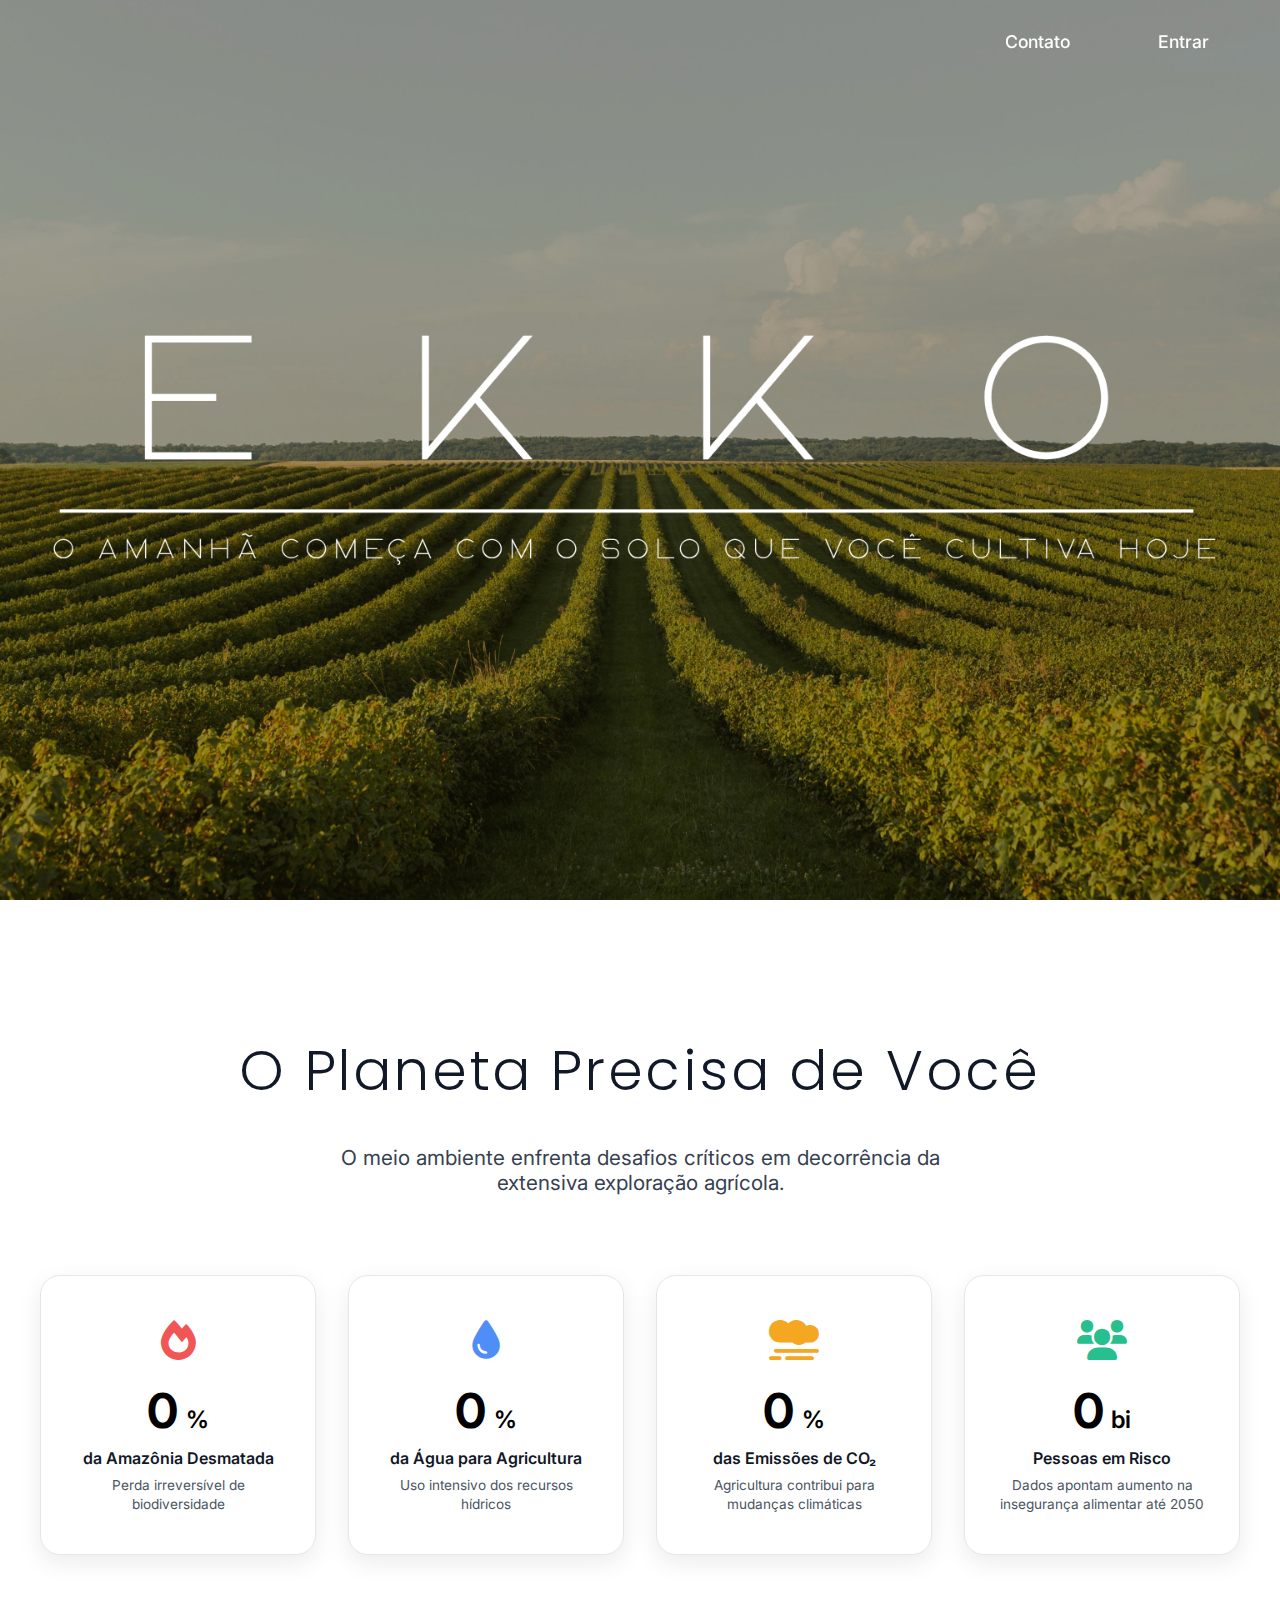
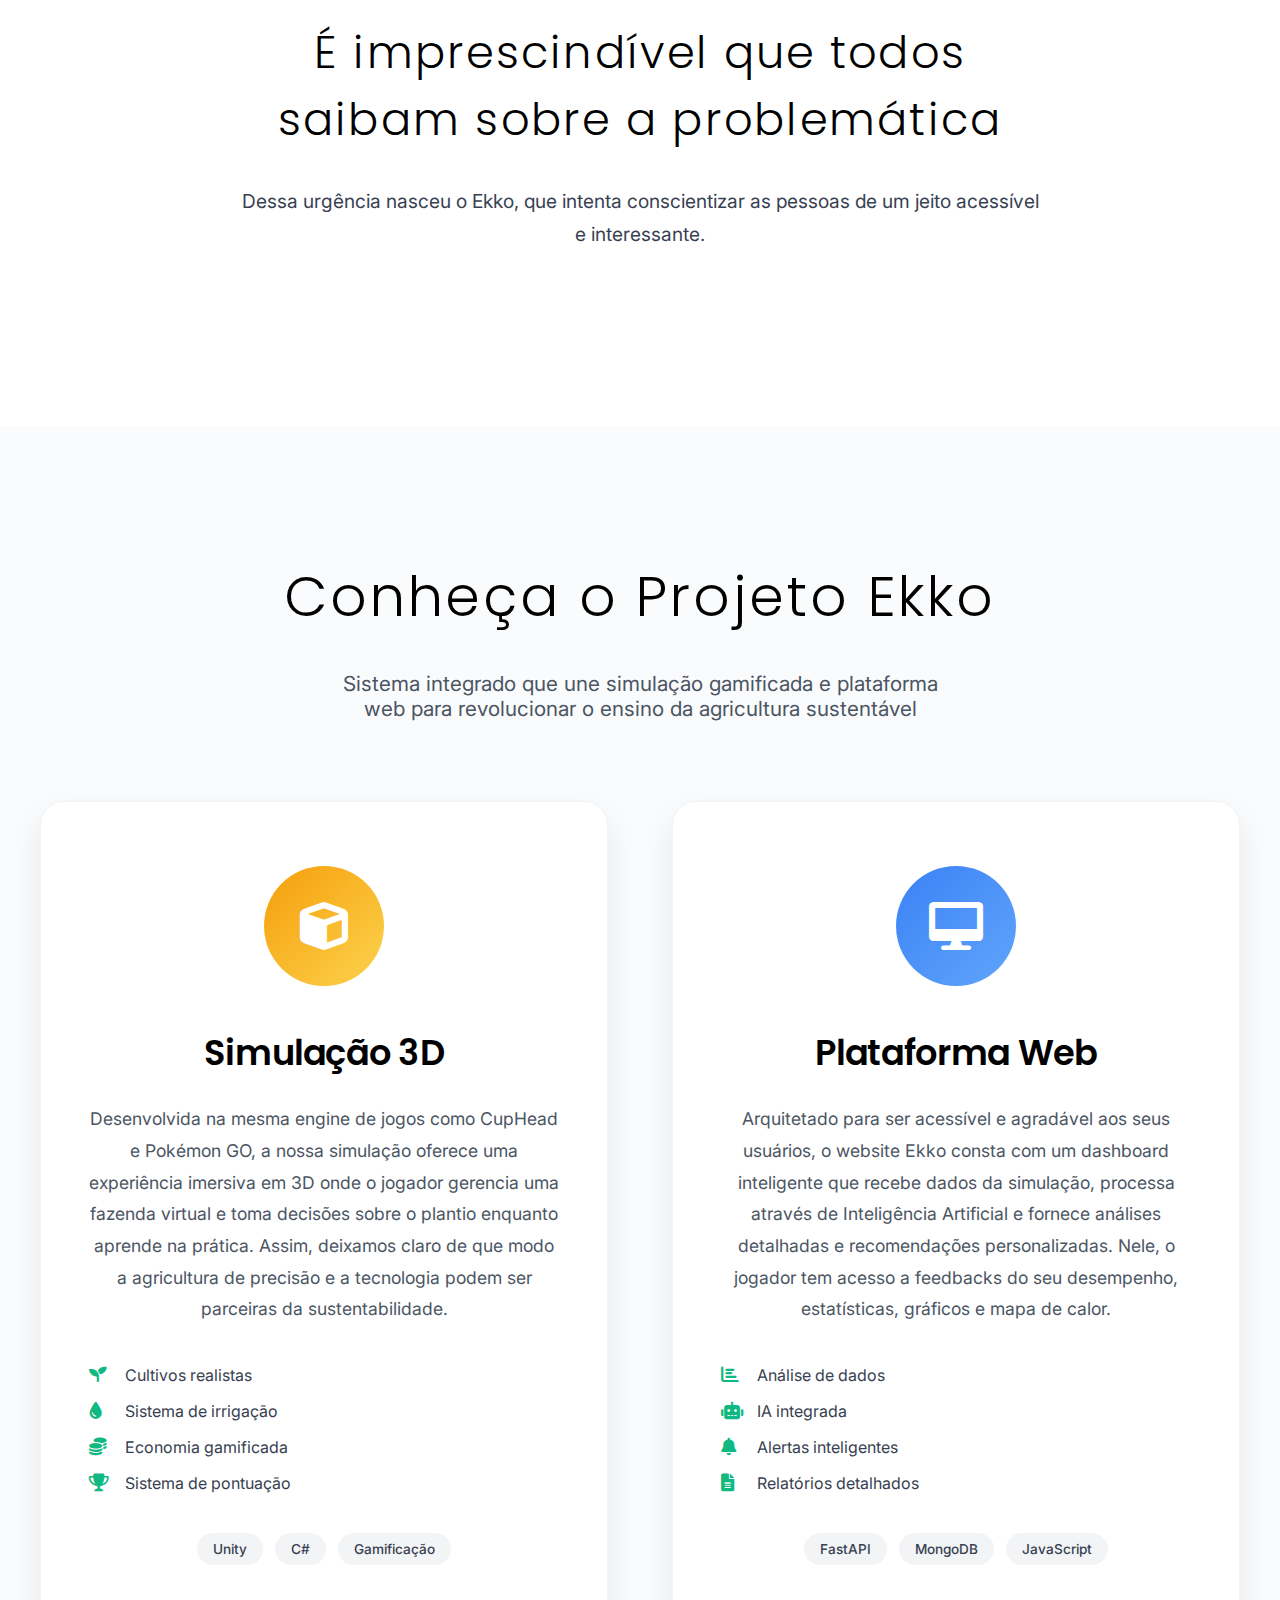
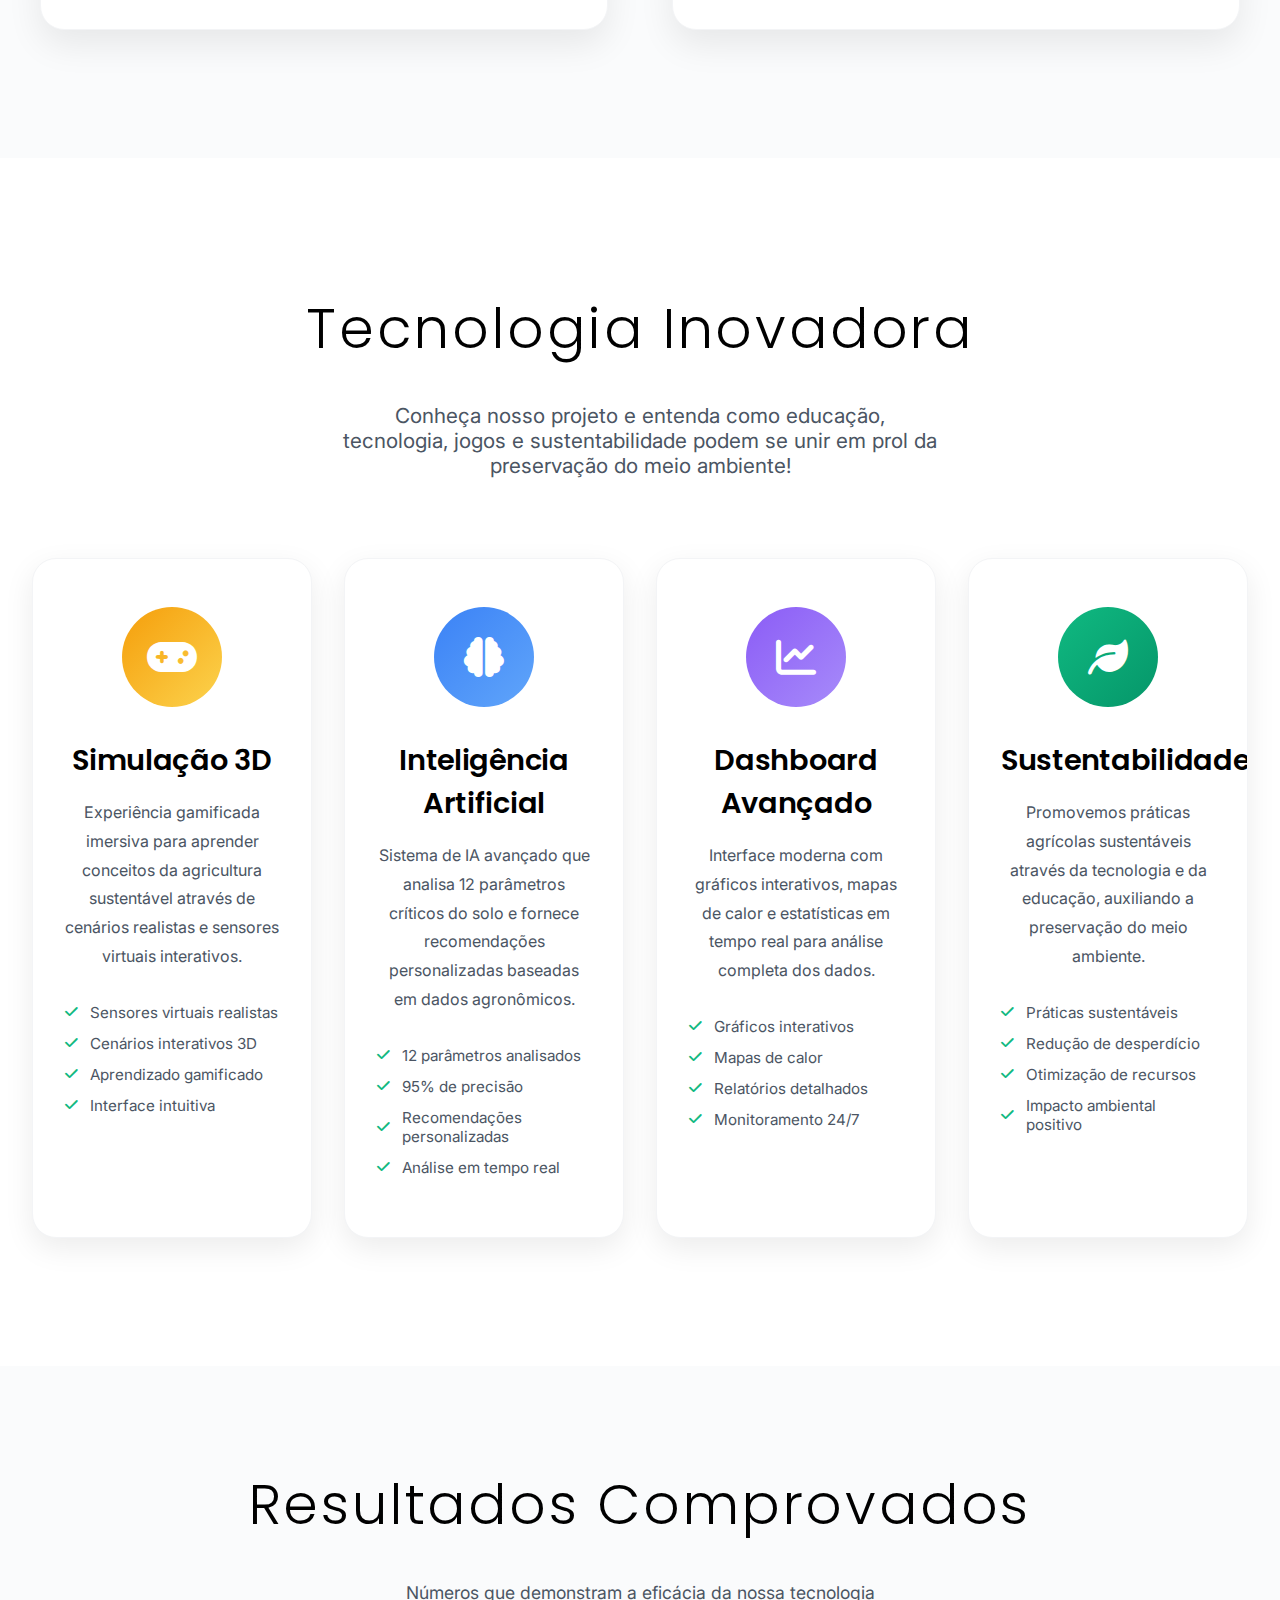
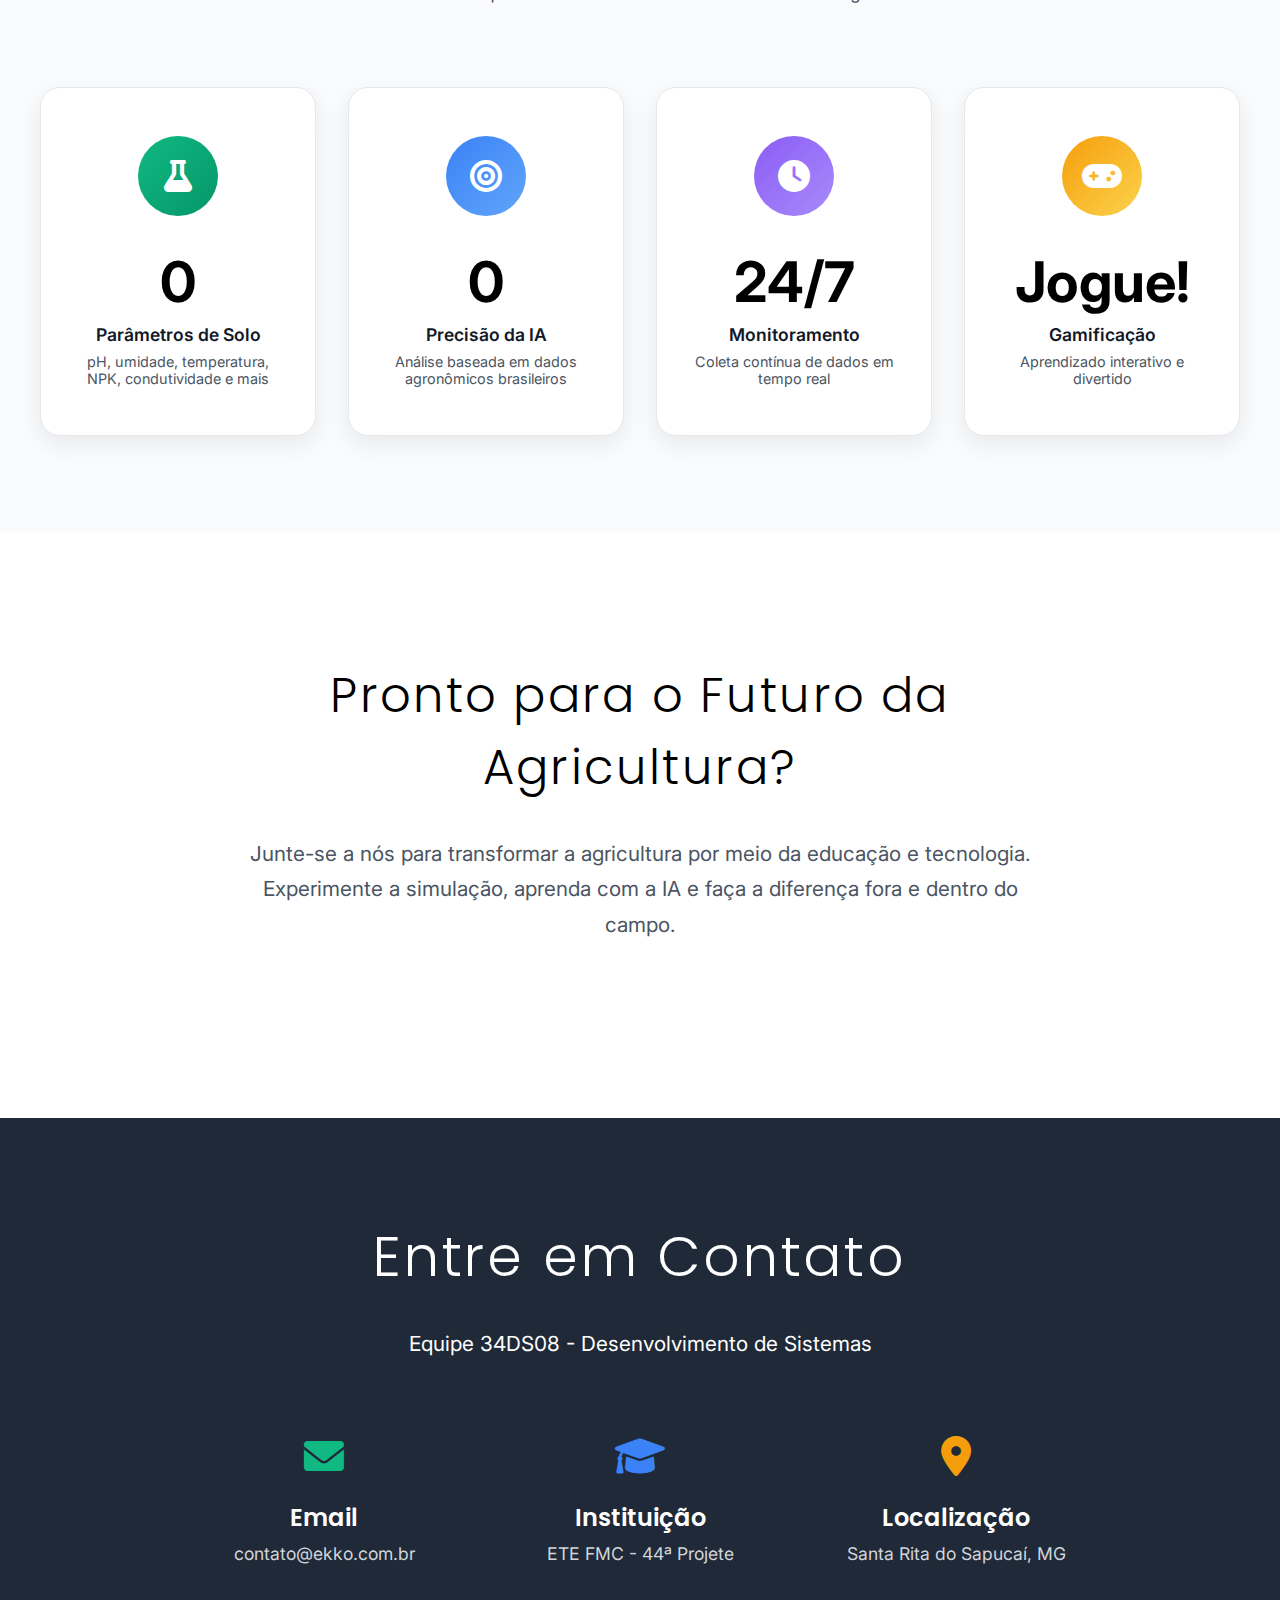
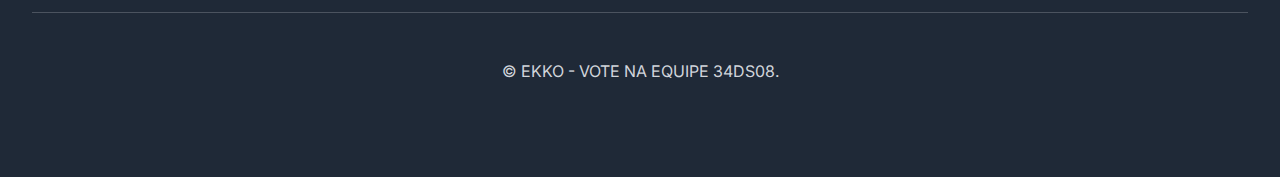
<file: Frontend/pages/index.html>
<!DOCTYPE html>
<html lang="pt-BR">
<head>
    <meta charset="UTF-8">
    <meta name="viewport" content="width=device-width, initial-scale=1.0">
    <title>EKKO - Agricultura Inteligente Unity</title>
    <link href="https://cdnjs.cloudflare.com/ajax/libs/font-awesome/6.0.0/css/all.min.css" rel="stylesheet">
    <link href="https://fonts.googleapis.com/css2?family=Inter:wght@300;400;500;600;700&family=Poppins:wght@300;400;500;600;700&display=swap" rel="stylesheet">
    <link href="../css/index.css" rel="stylesheet">

</head>
<body>
    <header>
        <nav class="navigation">
            <a href="#contato" class="btn-contact">Contato</a>
            <a href="login.html" class="btn-login">Entrar</a>
        </nav>
    </header>

    <!-- Hero Section -->
    <section class="hero-section"></section>

    <!-- Environmental Call-to-Action Section -->
    <section class="environmental-cta-section">
        <div class="environmental-bg"></div>
        
        <div class="section-header">
            <h2 class="section-title" style="color: var(--gray-900);">O Planeta Precisa de Você</h2>
            <p class="section-subtitle" style="color: var(--gray-700);">
                O meio ambiente enfrenta desafios críticos em decorrência da extensiva exploração agrícola.
            </p>
        </div>
        
        <div class="environmental-stats">
            <div class="env-stat-card">
                <div class="env-stat-icon">
                    <i class="fas fa-fire"></i>
                </div>
                <div class="env-stat-number" data-target="17">0</div>
                <div class="env-stat-unit">%</div>
                <div class="env-stat-label">da Amazônia Desmatada</div>
                <div class="env-stat-description">Perda irreversível de biodiversidade</div>
            </div>
            
            <div class="env-stat-card">
                <div class="env-stat-icon">
                    <i class="fas fa-tint"></i>
                </div>
                <div class="env-stat-number" data-target="70">0</div>
                <div class="env-stat-unit">%</div>
                <div class="env-stat-label">da Água para Agricultura</div>
                <div class="env-stat-description">Uso intensivo dos recursos hídricos</div>
            </div>
            
            <div class="env-stat-card">
                <div class="env-stat-icon">
                    <i class="fas fa-smog"></i>
                </div>
                <div class="env-stat-number" data-target="24">0</div>
                <div class="env-stat-unit">%</div>
                <div class="env-stat-label">das Emissões de CO₂</div>
                <div class="env-stat-description">Agricultura contribui para mudanças climáticas</div>
            </div>
            
            <div class="env-stat-card">
                <div class="env-stat-icon">
                    <i class="fas fa-users"></i>
                </div>
                <div class="env-stat-number" data-target="1">0</div>
                <div class="env-stat-unit">bi</div>
                <div class="env-stat-label">Pessoas em Risco</div>
                <div class="env-stat-description">Dados apontam aumento na insegurança alimentar até 2050</div>
            </div>
        </div>
        
        <div class="environmental-message">
            <h3 class="env-message-title">É imprescindível que todos saibam sobre a problemática </h3>
            <p class="env-message-text">
                Dessa urgência nasceu o Ekko, que intenta conscientizar as pessoas de um jeito acessível e interessante.
            </p>
            

        </div>
    </section>

    <!-- About EKKO Section -->
    <section class="about-ekko-section">
        <div class="section-header">
            <h2 class="section-title">Conheça o Projeto Ekko</h2>
            <p class="section-subtitle">
                Sistema integrado que une simulação gamificada e plataforma web para revolucionar o ensino da agricultura sustentável
            </p>
        </div>
        
        <div class="about-cards">
            <div class="about-card simulation">
                <div class="about-icon">
                    <i class="fas fa-cube"></i>
                </div>
                <h3 class="about-title">Simulação 3D</h3>
                <p class="about-description">
                    Desenvolvida na mesma engine de jogos como CupHead e Pokémon GO, a nossa simulação oferece uma experiência 
                    imersiva em 3D onde o jogador gerencia uma fazenda virtual e toma decisões sobre o plantio
                    enquanto aprende na prática. Assim, deixamos claro de que modo a agricultura de precisão e a tecnologia podem ser 
                    parceiras da sustentabilidade.
                </p>
                <ul class="about-features">
                    <li><i class="fas fa-seedling"></i> Cultivos realistas</li>
                    <li><i class="fas fa-tint"></i> Sistema de irrigação</li>
                    <li><i class="fas fa-coins"></i> Economia gamificada</li>
                    <li><i class="fas fa-trophy"></i> Sistema de pontuação</li>
                </ul>
                <div class="about-tech">
                    <span class="tech-badge">Unity </span>
                    <span class="tech-badge">C#</span>
                    <span class="tech-badge">Gamificação</span>
                </div>
            </div>
            
            <div class="about-card platform">
                <div class="about-icon">
                    <i class="fas fa-desktop"></i>
                </div>
                <h3 class="about-title">Plataforma Web</h3>
                <p class="about-description">
                    Arquitetado para ser acessível e agradável aos seus usuários, o website Ekko 
                    consta com um dashboard inteligente que recebe dados da simulação, processa 
                    através de Inteligência Artificial e fornece análises detalhadas e recomendações personalizadas. 
                    Nele, o jogador tem acesso a feedbacks do seu desempenho, estatísticas, gráficos e mapa de calor.
                </p>
                <ul class="about-features">
                    <li><i class="fas fa-chart-bar"></i> Análise de dados</li>
                    <li><i class="fas fa-robot"></i> IA integrada</li>
                    <li><i class="fas fa-bell"></i> Alertas inteligentes</li>
                    <li><i class="fas fa-file-alt"></i> Relatórios detalhados</li>
                </ul>
                <div class="about-tech">
                    <span class="tech-badge">FastAPI</span>
                    <span class="tech-badge">MongoDB</span>
                    <span class="tech-badge">JavaScript</span>
                </div>
            </div>
        </div>
    </section>
        
    <!-- Features Section -->
    <section id="features" class="features-section">
        <div class="section-header">
            <h2 class="section-title">Tecnologia Inovadora</h2>
            <p class="section-subtitle">
                Conheça nosso projeto e entenda como educação, tecnologia, jogos e 
                sustentabilidade podem se unir em prol da preservação do meio ambiente!
            </p>
        </div>
        
        <div class="features-grid">
            <div class="feature-card">
                <div class="feature-icon unity">
                    <i class="fas fa-gamepad"></i>
                </div>
                <h3 class="feature-title">Simulação 3D</h3>
                <p class="feature-description">
                    Experiência gamificada imersiva para aprender conceitos da agricultura sustentável 
                    através de cenários realistas e sensores virtuais interativos.
                </p>
                <ul class="feature-details">
                    <li><i class="fas fa-check"></i> Sensores virtuais realistas</li>
                    <li><i class="fas fa-check"></i> Cenários interativos 3D</li>
                    <li><i class="fas fa-check"></i> Aprendizado gamificado</li>
                    <li><i class="fas fa-check"></i> Interface intuitiva</li>
                </ul>
            </div>
            
            <div class="feature-card">
                <div class="feature-icon ai">
                    <i class="fas fa-brain"></i>
                </div>
                <h3 class="feature-title">Inteligência Artificial</h3>
                <p class="feature-description">
                    Sistema de IA avançado que analisa 12 parâmetros críticos do solo e 
                    fornece recomendações personalizadas baseadas em dados agronômicos.
                </p>
                <ul class="feature-details">
                    <li><i class="fas fa-check"></i> 12 parâmetros analisados</li>
                    <li><i class="fas fa-check"></i> 95% de precisão</li>
                    <li><i class="fas fa-check"></i> Recomendações personalizadas</li>
                    <li><i class="fas fa-check"></i> Análise em tempo real</li>
                </ul>
            </div>
            
            <div class="feature-card">
                <div class="feature-icon analytics">
                    <i class="fas fa-chart-line"></i>
                </div>
                <h3 class="feature-title">Dashboard Avançado</h3>
                <p class="feature-description">
                    Interface moderna com gráficos interativos, mapas de calor e 
                    estatísticas em tempo real para análise completa dos dados.
                </p>
                <ul class="feature-details">
                    <li><i class="fas fa-check"></i> Gráficos interativos</li>
                    <li><i class="fas fa-check"></i> Mapas de calor</li>
                    <li><i class="fas fa-check"></i> Relatórios detalhados</li>
                    <li><i class="fas fa-check"></i> Monitoramento 24/7</li>
                </ul>
            </div>
            
            <div class="feature-card">
                <div class="feature-icon sustainability">
                    <i class="fas fa-leaf"></i>
                </div>
                <h3 class="feature-title">Sustentabilidade</h3>
                <p class="feature-description">
                    Promovemos práticas agrícolas sustentáveis através da tecnologia e da educação, 
                    auxiliando a preservação do meio ambiente.
                </p>
                <ul class="feature-details">
                    <li><i class="fas fa-check"></i> Práticas sustentáveis</li>
                    <li><i class="fas fa-check"></i> Redução de desperdício</li>
                    <li><i class="fas fa-check"></i> Otimização de recursos</li>
                    <li><i class="fas fa-check"></i> Impacto ambiental positivo</li>
                </ul>
            </div>
        </div>
    </section>

    <!-- Stats Section -->
    <section class="stats-section">
        <div class="stats-bg"></div>
        
        <div class="section-header">
            <h2 class="section-title">Resultados Comprovados</h2>
            <p class="section-subtitle" style="color: var(--gray-600); font-size: 1.1rem; font-weight: 400; line-height: 1.6; max-width: 600px; margin: 0 auto;">
                Números que demonstram a eficácia da nossa tecnologia
            </p>
        </div>
        
        <div class="stats-grid">
            <div class="stat-card">
                <div class="stat-icon" style="background: linear-gradient(135deg, var(--secondary-green), var(--primary-green));">
                    <i class="fas fa-flask"></i>
                </div>
                <div class="stat-number" data-target="12">0</div>
                <div class="stat-label">Parâmetros de Solo</div>
                <div class="stat-description">pH, umidade, temperatura, NPK, condutividade e mais</div>
            </div>
            
            <div class="stat-card">
                <div class="stat-icon" style="background: linear-gradient(135deg, var(--tech-blue), #60A5FA);">
                    <i class="fas fa-bullseye"></i>
                </div>
                <div class="stat-number" data-target="95">0</div>
                <div class="stat-label">Precisão da IA</div>
                <div class="stat-description">Análise baseada em dados agronômicos brasileiros</div>
            </div>
            
            <div class="stat-card">
                <div class="stat-icon" style="background: linear-gradient(135deg, var(--purple), #A78BFA);">
                    <i class="fas fa-clock"></i>
                </div>
                <div class="stat-number">24/7</div>
                <div class="stat-label">Monitoramento</div>
                <div class="stat-description">Coleta contínua de dados em tempo real</div>
            </div>
            
            <div class="stat-card">
                <div class="stat-icon" style="background: linear-gradient(135deg, var(--orange), #FCD34D);">
                    <i class="fas fa-gamepad"></i>
                </div>
                <div class="stat-number">Jogue!</div>
                <div class="stat-label">Gamificação</div>
                <div class="stat-description">Aprendizado interativo e divertido</div>
            </div>
        </div>
    </section>

    <!-- CTA Section -->
    <section class="cta-section">
        <div class="cta-content">
            <h2 class="cta-title">Pronto para o Futuro da Agricultura?</h2>
            <p class="cta-description">                
                Junte-se a nós para transformar a agricultura por meio da educação e tecnologia.
                Experimente a simulação, aprenda com a IA e faça a diferença fora e dentro do campo.
            </p>
        </div>
    </section>

    <!-- Contact Section -->
    <section id="contato" class="contact-section">
        <div class="section-header">
            <h2 class="section-title">Entre em Contato</h2>
            <p class="section-subtitle">
                Equipe 34DS08 - Desenvolvimento de Sistemas
            </p>
        </div>
        
        <div class="contact-grid">
            <div class="contact-item">
                <i class="fas fa-envelope contact-icon green"></i>
                <h3 class="contact-title">Email</h3>
                <p class="contact-info">contato@ekko.com.br</p>
            </div>
            
            <div class="contact-item">
                <i class="fas fa-graduation-cap contact-icon blue"></i>
                <h3 class="contact-title">Instituição</h3>
                <p class="contact-info">ETE FMC - 44ª Projete</p>
            </div>
            
            <div class="contact-item">
                <i class="fas fa-map-marker-alt contact-icon orange"></i>
                <h3 class="contact-title">Localização</h3>
                <p class="contact-info">Santa Rita do Sapucaí, MG</p>
            </div>
        </div>
        
        <div class="footer">
            <p>&copy; EKKO - VOTE NA EQUIPE 34DS08.</p>
        </div>
    </section>

    <script src="../js/index.js"></script>
</body>
</html>
</file>
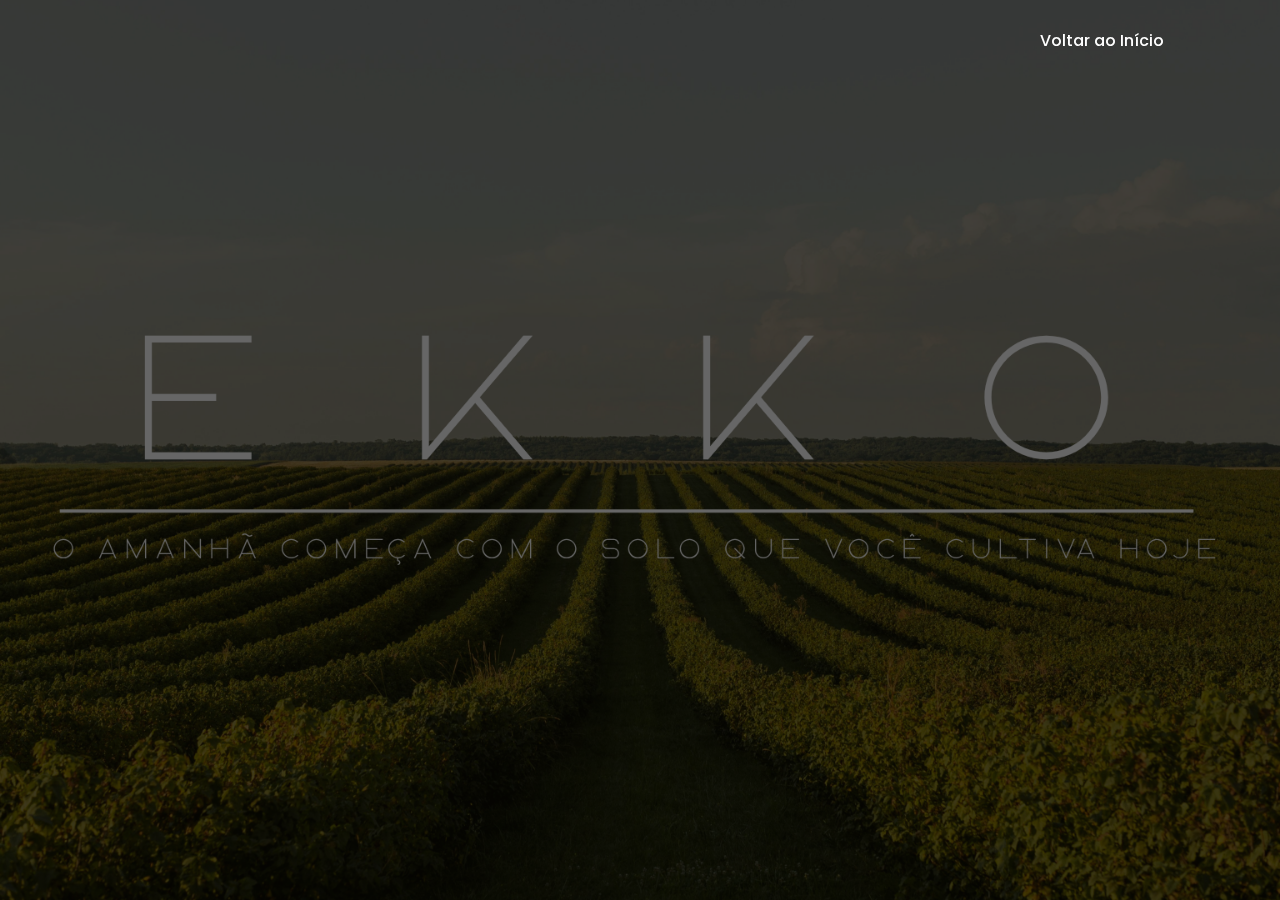
<file: Frontend/pages/login.html>
<!DOCTYPE html>
<html lang="pt-BR">
<head>
    <meta charset="UTF-8">
    <meta name="viewport" content="width=device-width, initial-scale=1.0">
    <title>EKKO Unity - Login</title>
    <link href="https://cdnjs.cloudflare.com/ajax/libs/font-awesome/6.0.0/css/all.min.css" rel="stylesheet">
    <link href="https://fonts.googleapis.com/css2?family=Poppins:wght@300;400;500;600;700&display=swap" rel="stylesheet">
    <link href="../css/login.css" rel="stylesheet">
</head>
<body>
    <header class="header">
        <nav class="nav-links">
            <a href="index.html">Voltar ao Início</a>
        </nav>
    </header>

    <div class="container">
        <div class="logo-container">
            <div class="logo">
                <i class="fas fa-gamepad"></i>
                ekko
            </div>
            <div class="logo-subtitle">Agricultura de Precisão</div>
        </div>
        
        <h2 class="form-title">Acesse seu Dashboard</h2>
        <p class="form-subtitle">Faça Login para visualizar seus dados, análises de IA e mais</p>
        
        <div class="info-box">
            <i class="fas fa-info-circle"></i>
            Digite apenas seu ID único apresentado na simulação para acessar seus dados de jogo e visualizar estatísticas.
        </div>

        <form onsubmit="handleUnityLogin(event)">
            <div class="input-group">
                <input type="text" id="unityId" placeholder="Seu ID" required>
                <i class="fas fa-gamepad input-icon"></i>
            </div>
            <button type="submit" class="submit-btn" id="loginBtn">
                Acessar Dashboard
            </button>
        </form>

        <div id="messageContainer"></div>
    </div>

    <script>
        const baseUrl = "http://127.0.0.1:8002";

        function showMessage(text, type = 'success') {
            const container = document.getElementById('messageContainer');
            container.innerHTML = `<div class="message ${type}"><i class="fas ${type === 'success' ? 'fa-check-circle' : 'fa-exclamation-circle'}"></i> ${text}</div>`;
            setTimeout(() => container.innerHTML = '', 5000);
        }

        async function handleUnityLogin(event) {
            event.preventDefault();
            
            const unityId = document.getElementById('unityId').value.trim();
            const btn = document.getElementById('loginBtn');
            
            if (!unityId) {
                showMessage('Por favor, digite seu ID', 'error');
                return;
            }
            
            btn.disabled = true;
            btn.innerHTML = '<span class="loading"><i class="fas fa-spinner"></i> Verificando Unity ID...</span>';
            
            try {
                const response = await fetch(`${baseUrl}/unity/login/${unityId}`);
                
                if (response.ok) {
                    const userData = await response.json();
                    showMessage(`Bem-vindo! Redirecionando...`, 'success');
                    
                    localStorage.setItem('unityId', unityId);
                    localStorage.setItem('unityUser', JSON.stringify(userData));
                    
                    setTimeout(() => {
                        window.location.href = `dashboard.html?unityId=${unityId}`;
                    }, 1500);
                } else {
                    const errorData = await response.json();
                    showMessage(errorData.detail || 'ID não encontrado', 'error');
                }
            } catch (error) {
                showMessage('Erro de conexão com o servidor', 'error');
            } finally {
                btn.disabled = false;
                btn.innerHTML = 'Acessar Dashboard';
            }
        }

        // Header scroll effect
        window.addEventListener('scroll', function() {
            const header = document.querySelector('.header');
            if (window.scrollY > 50) {
                header.classList.add('scrolled');
            } else {
                header.classList.remove('scrolled');
            }
        });

        // Auto-focus no input
        document.addEventListener('DOMContentLoaded', () => {
            const input = document.getElementById('unityId');
            const icon = document.querySelector('.input-icon');
            
            input.focus();
            
            // Mostrar ícone em preto quando usuário digita
            input.addEventListener('input', () => {
                if (input.value.trim().length > 0) {
                    icon.classList.add('active');
                } else {
                    icon.classList.remove('active');
                }
            });
        });
    </script>
</body>
</html>
</file>
<file: Frontend/css/index.css>
:root {
    --primary-green: #059669;
    --secondary-green: #10B981;
    --tech-blue: #3B82F6;
    --purple: #8B5CF6;
    --orange: #F59E0B;
    --gray-50: #F9FAFB;
    --gray-100: #F3F4F6;
    --gray-200: #E5E7EB;
    --gray-600: #4B5563;
    --gray-700: #374151;
    --gray-800: #1F2937;
    --gray-900: #111827;
    --white: #ffffff;
}

* {
    margin: 0;
    padding: 0;
    box-sizing: border-box;
}

body {
    font-family: 'Inter', -apple-system, BlinkMacSystemFont, 'Segoe UI', sans-serif;
    overflow-x: hidden;
}

/* Header */
header {
    position: fixed;
    top: 0;
    left: 0;
    width: 100%;
    padding: 1rem 2rem;
    z-index: 1000;
    transition: all 0.3s cubic-bezier(0.4, 0, 0.2, 1);
}

header.scrolled {
    background: rgba(0, 0, 0, 0.3);
    backdrop-filter: blur(20px);
}

.navigation {
    display: flex;
    align-items: center;
    gap: 1rem;
    justify-content: flex-end;
    width: 100%;
}

.navigation a {
    color: white;
    text-decoration: none;
    font-weight: 500;
    transition: all 0.3s ease;
}

.btn-login, .btn-contact {
    width: 130px;
    height: 50px;
    background: transparent;
    border: none;
    border-radius: 6px;
    cursor: pointer;
    font-size: 1.1em;
    color: white;
    font-weight: 500;
    transition: .5s;
    text-decoration: none;
    display: flex;
    align-items: center;
    justify-content: center;
}

.btn-login:hover, .btn-contact:hover {
    background: white;
    color: #162312;
}

header.scrolled .navigation a {
    color: white;
}

header.scrolled .btn-login, header.scrolled .btn-contact {
    color: white;
}

header.scrolled .btn-login:hover, header.scrolled .btn-contact:hover {
    background: rgba(255, 255, 255, 0.2);
    color: white;
}

/* Hero Section */
.hero-section {
    min-height: 100vh;
    background: url('../assets/images/Fundo_menu.png') no-repeat;
    background-size: cover;
    background-position: center;
    position: relative;
    display: flex;
    align-items: flex-end;
    justify-content: center;
    padding-bottom: 8rem;
}

/* Welcome Section */
.welcome-section {
    padding: 8rem 2rem;
    background: linear-gradient(135deg, #f8fafc 0%, #ffffff 100%);
    position: relative;
    overflow: hidden;
}

.welcome-section::before {
    content: '';
    position: absolute;
    top: 0;
    left: 0;
    right: 0;
    bottom: 0;
    background: url('data:image/svg+xml,<svg xmlns="http://www.w3.org/2000/svg" viewBox="0 0 100 100"><defs><pattern id="grain" width="100" height="100" patternUnits="userSpaceOnUse"><circle cx="50" cy="50" r="0.5" fill="%23059669" opacity="0.03"/></pattern></defs><rect width="100" height="100" fill="url(%23grain)"/></svg>') repeat;
    pointer-events: none;
}

.welcome-container {
    max-width: 1200px;
    margin: 0 auto;
    display: grid;
    grid-template-columns: 1fr 1.2fr;
    gap: 6rem;
    align-items: center;
    position: relative;
    z-index: 2;
}

.welcome-image {
    position: relative;
    display: flex;
    justify-content: center;
    align-items: center;
}

.welcome-img {
    width: 100%;
    max-width: 400px;
    height: auto;
    border-radius: 24px;
    box-shadow: 0 25px 50px rgba(5, 150, 105, 0.15);
    transition: all 0.4s cubic-bezier(0.4, 0, 0.2, 1);
    position: relative;
}

.welcome-img:hover {
    transform: translateY(-8px) scale(1.02);
    box-shadow: 0 35px 70px rgba(5, 150, 105, 0.25);
}

.welcome-image::before {
    content: '';
    position: absolute;
    top: -20px;
    left: -20px;
    right: -20px;
    bottom: -20px;
    background: linear-gradient(135deg, var(--secondary-green), var(--tech-blue));
    border-radius: 32px;
    opacity: 0.1;
    z-index: -1;
    transition: all 0.4s ease;
}

.welcome-image:hover::before {
    opacity: 0.2;
    transform: scale(1.05);
}

.welcome-content {
    padding-left: 2rem;
}

.welcome-title {
    font-family: 'Playfair Display', 'Georgia', serif;
    font-size: 4.5rem;
    font-weight: 300;
    color: #1a202c;
    margin-bottom: 1rem;
    line-height: 1.1;
    letter-spacing: -0.02em;
    background: linear-gradient(135deg, #1a202c 0%, var(--secondary-green) 100%);
    -webkit-background-clip: text;
    -webkit-text-fill-color: transparent;
    background-clip: text;
    animation: fadeInUp 0.8s ease;
    position: relative;
}

.welcome-title::after {
    content: '';
    position: absolute;
    bottom: -10px;
    left: 0;
    width: 80px;
    height: 3px;
    background: linear-gradient(90deg, var(--secondary-green), var(--tech-blue));
    border-radius: 2px;
    animation: slideInLeft 1s ease 0.5s both;
}

.welcome-subtitle {
    font-family: 'Inter', sans-serif;
    font-size: 1.4rem;
    font-weight: 500;
    color: var(--secondary-green);
    margin-bottom: 2rem;
    text-transform: uppercase;
    letter-spacing: 0.1em;
    animation: fadeInUp 0.8s ease 0.2s both;
}

.welcome-description {
    font-family: 'Inter', sans-serif;
    font-size: 1.2rem;
    line-height: 1.8;
    color: var(--gray-600);
    margin-bottom: 3rem;
    animation: fadeInUp 0.8s ease 0.4s both;
}

.welcome-features {
    display: flex;
    flex-direction: column;
    gap: 1.5rem;
    animation: fadeInUp 0.8s ease 0.6s both;
}

.welcome-feature {
    display: flex;
    align-items: center;
    gap: 1rem;
    padding: 1rem 0;
    border-bottom: 1px solid rgba(5, 150, 105, 0.1);
    transition: all 0.3s ease;
}

.welcome-feature:hover {
    padding-left: 1rem;
    background: rgba(5, 150, 105, 0.05);
    border-radius: 8px;
    border-bottom-color: transparent;
}

.welcome-feature i {
    font-size: 1.5rem;
    color: var(--secondary-green);
    width: 24px;
    text-align: center;
    transition: all 0.3s ease;
}

.welcome-feature:hover i {
    transform: scale(1.2);
    color: var(--primary-green);
}

.welcome-feature span {
    font-family: 'Inter', sans-serif;
    font-size: 1.1rem;
    font-weight: 500;
    color: var(--gray-700);
    transition: color 0.3s ease;
}

.welcome-feature:hover span {
    color: var(--gray-900);
}





@keyframes fadeInUp {
    from {
        opacity: 0;
        transform: translateY(30px);
    }
    to {
        opacity: 1;
        transform: translateY(0);
    }
}

@keyframes titleFadeIn {
    from {
        opacity: 0;
        transform: translateY(20px);
    }
    to {
        opacity: 1;
        transform: translateY(0);
    }
}

@keyframes slideInLeft {
    from {
        opacity: 0;
        transform: translateX(-30px);
        width: 0;
    }
    to {
        opacity: 1;
        transform: translateX(0);
        width: 80px;
    }
}

/* About EKKO Section */
.about-ekko-section {
    padding: 8rem 2rem;
    background: #FAFBFC;
    position: relative;
}

.about-cards {
    display: grid;
    grid-template-columns: 1fr 1fr;
    gap: 4rem;
    max-width: 1200px;
    margin: 0 auto;
}

.about-card {
    background: #ffffff;
    padding: 4rem 3rem;
    border-radius: 24px;
    box-shadow: 0 15px 35px rgba(0, 0, 0, 0.08);
    border: 1px solid var(--gray-100);
    transition: all 0.4s cubic-bezier(0.4, 0, 0.2, 1);
    position: relative;
    overflow: hidden;
}

.about-card::before {
    content: '';
    position: absolute;
    top: 0;
    left: 0;
    right: 0;
    height: 4px;
    transform: scaleX(0);
    transition: transform 0.4s ease;
}

.about-card.simulation::before {
    background: linear-gradient(90deg, var(--orange), #FCD34D);
}

.about-card.platform::before {
    background: linear-gradient(90deg, var(--tech-blue), #60A5FA);
}

.about-card:hover::before {
    transform: scaleX(1);
}

.about-card:hover {
    transform: translateY(-12px);
    box-shadow: 0 25px 50px rgba(0, 0, 0, 0.15);
}

.about-icon {
    width: 120px;
    height: 120px;
    border-radius: 50%;
    display: flex;
    align-items: center;
    justify-content: center;
    margin: 0 auto 2.5rem;
    font-size: 3rem;
    color: white;
    position: relative;
}

.about-card.simulation .about-icon {
    background: linear-gradient(135deg, var(--orange), #FCD34D);
}

.about-card.platform .about-icon {
    background: linear-gradient(135deg, var(--tech-blue), #60A5FA);
}

.about-title {
    font-family: 'Poppins', sans-serif;
    font-size: 2.2rem;
    font-weight: 600;
    color: #000000;
    margin-bottom: 1.5rem;
    text-align: center;
    letter-spacing: -0.01em;
}

.about-description {
    color: var(--gray-600);
    line-height: 1.8;
    text-align: center;
    margin-bottom: 2.5rem;
    font-size: 1.1rem;
}

.about-features {
    list-style: none;
    margin-bottom: 2.5rem;
}

.about-features li {
    display: flex;
    align-items: center;
    gap: 1rem;
    margin-bottom: 1rem;
    color: var(--gray-700);
    font-size: 1rem;
}

.about-features li i {
    color: var(--secondary-green);
    font-size: 1.1rem;
    width: 20px;
}

.about-tech {
    display: flex;
    gap: 0.75rem;
    justify-content: center;
    flex-wrap: wrap;
}

.tech-badge {
    background: var(--gray-100);
    color: var(--gray-700);
    padding: 0.5rem 1rem;
    border-radius: 20px;
    font-size: 0.85rem;
    font-weight: 500;
    transition: all 0.3s ease;
}

.about-card.simulation .tech-badge:hover {
    background: var(--orange);
    color: white;
}

.about-card.platform .tech-badge:hover {
    background: var(--tech-blue);
    color: white;
}

/* Interactive Features Section */
.features-section {
    padding: 8rem 2rem;
    background: #ffffff;
    position: relative;
}

.section-header {
    text-align: center;
    margin-bottom: 5rem;
}

.section-title {
    font-family: 'Poppins', sans-serif;
    font-size: 3.5rem;
    font-weight: 300;
    color: #000000;
    margin-bottom: 2rem;
    letter-spacing: 0.05em;
    animation: fadeInUp 0.8s ease;
    transition: transform 0.3s ease;
}

.section-title:hover {
    transform: translateY(-2px);
}

.contact-section .section-title {
    color: #ffffff;
}

.about-ekko-section .section-title,
.stats-section .section-title {
    color: #000000;
}

.about-ekko-section .section-title:hover,
.stats-section .section-title:hover,
.contact-section .section-title:hover {
    transform: translateY(-2px);
}

.contact-section .section-subtitle {
    color: #ffffff;
}

.about-ekko-section .section-subtitle,
.stats-section .section-subtitle {
    color: var(--gray-600);
}

.section-subtitle {
    font-size: 1.3rem;
    color: var(--gray-600);
    max-width: 600px;
    margin: 0 auto;
}

.stats-section .section-subtitle {
    color: #000000;
    font-weight: 600;
}

.features-grid {
    display: grid;
    grid-template-columns: repeat(4, 1fr);
    gap: 2rem;
    max-width: 1400px;
    margin: 0 auto;
}

.feature-card {
    background: var(--white);
    padding: 3rem 2rem;
    border-radius: 24px;
    box-shadow: 0 10px 30px rgba(0, 0, 0, 0.08);
    border: 1px solid var(--gray-100);
    transition: all 0.4s cubic-bezier(0.4, 0, 0.2, 1);
    position: relative;
    overflow: hidden;
    cursor: pointer;
}

.feature-card::before {
    content: '';
    position: absolute;
    top: 0;
    left: 0;
    right: 0;
    height: 4px;
    background: linear-gradient(90deg, var(--secondary-green), var(--tech-blue), var(--purple));
    transform: scaleX(0);
    transition: transform 0.4s ease;
}

.feature-card:hover::before {
    transform: scaleX(1);
}

.feature-card:hover {
    transform: translateY(-12px);
    box-shadow: 0 25px 50px rgba(0, 0, 0, 0.15);
}

.feature-icon {
    width: 100px;
    height: 100px;
    border-radius: 50%;
    display: flex;
    align-items: center;
    justify-content: center;
    margin: 0 auto 2rem;
    font-size: 2.5rem;
    color: white;
    position: relative;
    overflow: hidden;
}

.feature-icon.unity {
    background: linear-gradient(135deg, var(--orange), #FCD34D);
}

.feature-icon.ai {
    background: linear-gradient(135deg, var(--tech-blue), #60A5FA);
}

.feature-icon.analytics {
    background: linear-gradient(135deg, var(--purple), #A78BFA);
}

.feature-icon.sustainability {
    background: linear-gradient(135deg, var(--secondary-green), var(--primary-green));
}

.feature-title {
    font-family: 'Poppins', sans-serif;
    font-size: 1.8rem;
    font-weight: 600;
    color: #000000;
    margin-bottom: 1rem;
    text-align: center;
    letter-spacing: -0.01em;
}

.feature-description {
    color: var(--gray-600);
    line-height: 1.8;
    text-align: center;
    margin-bottom: 2rem;
}

.feature-details {
    list-style: none;
}

.feature-details li {
    display: flex;
    align-items: center;
    gap: 0.75rem;
    margin-bottom: 0.75rem;
    color: var(--gray-600);
    font-size: 0.95rem;
}

.feature-details li i {
    color: var(--secondary-green);
    font-size: 0.9rem;
}

/* Animated Stats Section */
.stats-section {
    padding: 6rem 2rem;
    background: #FAFBFC;
    color: var(--gray-900);
    position: relative;
    overflow: hidden;
}

.stats-bg {
    position: absolute;
    top: 0;
    left: 0;
    right: 0;
    bottom: 0;
    background: transparent;
}

.stats-grid {
    display: grid;
    grid-template-columns: repeat(4, 1fr);
    gap: 2rem;
    max-width: 1200px;
    margin: 0 auto;
    position: relative;
    z-index: 2;
}

.stat-card {
    text-align: center;
    padding: 3rem 2rem;
    background: #ffffff;
    border-radius: 20px;
    border: 1px solid var(--gray-200);
    transition: all 0.4s ease;
    box-shadow: 0 8px 25px rgba(0, 0, 0, 0.08);
}

.stat-card:hover {
    transform: translateY(-8px);
    background: #ffffff;
    box-shadow: 0 20px 40px rgba(0, 0, 0, 0.15);
}

.stat-icon {
    width: 80px;
    height: 80px;
    border-radius: 50%;
    display: flex;
    align-items: center;
    justify-content: center;
    margin: 0 auto 2rem;
    font-size: 2rem;
    color: white;
}

.stat-number {
    font-family: 'Inter', sans-serif;
    font-size: 3.5rem;
    font-weight: 700;
    margin-bottom: 0.5rem;
    color: #000000;
}

.stat-label {
    font-size: 1.1rem;
    font-weight: 600;
    margin-bottom: 0.5rem;
    color: var(--gray-900);
}

.stat-description {
    font-size: 0.9rem;
    color: var(--gray-600);
}

/* Environmental CTA Section */
.environmental-cta-section {
    padding: 8rem 2rem;
    background: #ffffff;
    color: var(--gray-900);
    position: relative;
    overflow: hidden;
}

.environmental-bg {
    position: absolute;
    top: 0;
    left: 0;
    right: 0;
    bottom: 0;
    background: transparent;
}

.environmental-stats {
    display: grid;
    grid-template-columns: repeat(4, 1fr);
    gap: 2rem;
    max-width: 1200px;
    margin: 0 auto 4rem;
    position: relative;
    z-index: 2;
}

.env-stat-card {
    background: #ffffff;
    border: 1px solid var(--gray-200);
    border-radius: 20px;
    padding: 2.5rem 1.5rem;
    text-align: center;
    transition: all 0.4s cubic-bezier(0.4, 0, 0.2, 1);
    position: relative;
    overflow: hidden;
    box-shadow: 0 8px 25px rgba(0, 0, 0, 0.08);
}

.env-stat-card::before {
    content: '';
    position: absolute;
    top: 0;
    left: 0;
    right: 0;
    height: 3px;
    background: var(--secondary-green);
    transform: scaleX(0);
    transition: transform 0.4s ease;
}

.env-stat-card:hover::before {
    transform: scaleX(1);
}

.env-stat-card:hover {
    transform: translateY(-10px);
    background: #ffffff;
    box-shadow: 0 20px 40px rgba(0, 0, 0, 0.15);
}

.env-stat-icon {
    font-size: 2.5rem;
    margin-bottom: 1rem;
    opacity: 0.9;
}

.env-stat-card:nth-child(1) .env-stat-icon { color: #EF4444; }
.env-stat-card:nth-child(2) .env-stat-icon { color: var(--tech-blue); }
.env-stat-card:nth-child(3) .env-stat-icon { color: var(--orange); }
.env-stat-card:nth-child(4) .env-stat-icon { color: var(--secondary-green); }

.env-stat-number {
    font-family: 'Inter', sans-serif;
    font-size: 3rem;
    font-weight: 700;
    display: inline;
    color: #000000;
}

.env-stat-unit {
    font-family: 'Inter', sans-serif;
    font-size: 1.5rem;
    font-weight: 600;
    display: inline;
    color: #000000;
    margin-left: 0.2rem;
}

.env-stat-label {
    font-size: 1rem;
    font-weight: 600;
    margin: 0.5rem 0;
    color: var(--gray-900);
}

.env-stat-description {
    font-size: 0.85rem;
    color: var(--gray-600);
    line-height: 1.4;
}

.environmental-message {
    text-align: center;
    max-width: 800px;
    margin: 0 auto;
    position: relative;
    z-index: 2;
}

.env-message-title {
    font-family: 'Poppins', sans-serif;
    font-size: 2.8rem;
    font-weight: 300;
    margin-bottom: 2rem;
    color: #000000;
    letter-spacing: 0.05em;
    animation: fadeInUp 0.8s ease;
    transition: transform 0.3s ease;
}

.env-message-title:hover {
    transform: translateY(-2px);
}

.env-message-text {
    font-size: 1.2rem;
    line-height: 1.7;
    margin-bottom: 3rem;
    color: var(--gray-700);
    text-align: center;
}



/* CTA Section */
.cta-section {
    padding: 8rem 2rem;
    background: #ffffff;
    text-align: center;
}

.cta-content {
    max-width: 800px;
    margin: 0 auto;
}

.cta-title {
    font-family: 'Poppins', sans-serif;
    font-size: 3rem;
    font-weight: 300;
    color: #000000;
    margin-bottom: 2rem;
    letter-spacing: 0.05em;
    animation: fadeInUp 0.8s ease;
    transition: transform 0.3s ease;
    text-align: center;
}

.cta-title:hover {
    transform: translateY(-2px);
}

.cta-description {
    font-size: 1.3rem;
    color: var(--gray-600);
    margin-bottom: 3rem;
    line-height: 1.7;
    text-align: center;
}

/* Contact Section */
.contact-section {
    background: #1F2937;
    color: #ffffff;
    padding: 6rem 2rem;
}

.contact-grid {
    display: grid;
    grid-template-columns: repeat(3, 1fr);
    gap: 3rem;
    max-width: 900px;
    margin: 0 auto 3rem;
}

.contact-item {
    text-align: center;
}

.contact-icon {
    font-size: 2.5rem;
    margin-bottom: 1.5rem;
}

.contact-icon.green { color: var(--secondary-green); }
.contact-icon.blue { color: var(--tech-blue); }
.contact-icon.orange { color: var(--orange); }

.contact-title {
    font-family: 'Poppins', sans-serif;
    font-size: 1.5rem;
    font-weight: 600;
    color: #ffffff;
    margin-bottom: 0.5rem;
}

.contact-info {
    color: #D1D5DB;
    font-size: 1.1rem;
}

.footer {
    text-align: center;
    padding-top: 3rem;
    border-top: 1px solid rgba(255, 255, 255, 0.2);
    color: #D1D5DB;
}

/* Responsive */
@media (max-width: 1200px) {
    .features-grid {
        grid-template-columns: repeat(2, 1fr);
    }
    
    .stats-grid {
        grid-template-columns: repeat(2, 1fr);
    }
    
    .environmental-stats {
        grid-template-columns: repeat(2, 1fr);
    }
}

@media (max-width: 768px) {
    .hero-section {
        align-items: center;
        padding-bottom: 2rem;
    }

    .hero-title {
        font-size: 3rem;
    }

    .hero-subtitle {
        font-size: 1.4rem;
    }

    .hero-buttons {
        flex-direction: column;
        align-items: center;
    }

    .section-title {
        font-size: 2.2rem;
    }

    .about-cards {
        grid-template-columns: 1fr;
        gap: 2rem;
    }

    .about-card {
        padding: 3rem 2rem;
    }

    .features-grid {
        grid-template-columns: 1fr;
    }

    .stats-grid {
        grid-template-columns: 1fr;
    }

    .environmental-stats {
        grid-template-columns: 1fr;
    }

    .env-message-title {
        font-size: 2rem;
    }

    .env-cta-buttons {
        flex-direction: column;
        align-items: center;
    }

    .contact-grid {
        grid-template-columns: 1fr;
    }

    .cta-title {
        font-size: 2.2rem;
    }
}
</file>
<file: Frontend/css/login.css>
* {
    margin: 0;
    padding: 0;
    box-sizing: border-box;
    font-family: 'Poppins', sans-serif;
}

body {
    min-height: 100vh;
    background: url('../assets/images/Fundo_menu.png') no-repeat;
    background-size: cover;
    background-position: center;
    display: flex;
    justify-content: center;
    align-items: center;
    position: relative;
}

body::before {
    content: '';
    position: absolute;
    top: 0;
    left: 0;
    right: 0;
    bottom: 0;
    background: rgba(0, 0, 0, 0.6);
    z-index: 1;
}

.header {
    position: fixed;
    top: 0;
    left: 0;
    width: 100%;
    padding: 20px 100px;
    display: flex;
    justify-content: flex-end;
    align-items: center;
    z-index: 1001;
    transition: all 0.3s ease;
}

.header.scrolled {
    background: rgba(0, 0, 0, 0.3);
    backdrop-filter: blur(10px);
}

.nav-links {
    display: flex;
    gap: 2rem;
    align-items: center;
}

.nav-links a {
    color: white;
    text-decoration: none;
    font-weight: 500;
    transition: all 0.3s ease;
    position: relative;
    padding: 0.5rem 1rem;
}

.nav-links a:hover {
    background: rgba(255, 255, 255, 0.1);
    border-radius: 6px;
}

.container {
    position: relative;
    width: 450px;
    background: rgba(255, 255, 255, 0.1);
    border: 1px solid rgba(255, 255, 255, 0.2);
    border-radius: 24px;
    backdrop-filter: blur(25px);
    box-shadow: 0 25px 50px rgba(0, 0, 0, 0.15), 0 0 0 1px rgba(255, 255, 255, 0.1);
    padding: 3rem;
    transform: translateY(50px) scale(0.9);
    opacity: 0;
    animation: slideInUp 0.8s cubic-bezier(0.4, 0, 0.2, 1) forwards;
    z-index: 2;
    overflow: hidden;
}

.container::before {
    content: '';
    position: absolute;
    top: 0;
    left: 0;
    right: 0;
    height: 4px;
    background: linear-gradient(90deg, #22C55E, #10B981, #059669);
    border-radius: 24px 24px 0 0;
}

@keyframes slideInUp {
    to {
        transform: translateY(0) scale(1);
        opacity: 1;
    }
}

.logo-container {
    text-align: center;
    margin-bottom: 2rem;
}

.logo {
    font-family: 'Poppins', sans-serif;
    font-size: 3rem;
    font-weight: 300;
    display: flex;
    align-items: center;
    justify-content: center;
    gap: 0.5rem;
    margin-bottom: 0.5rem;
    letter-spacing: 0.1em;
    color: white;
    text-transform: lowercase;
}

.logo i {
    color: #22C55E;
    font-size: 2.5rem;
}

.logo-subtitle {
    font-size: 0.9rem;
    color: rgba(255, 255, 255, 0.7);
    font-weight: 400;
    letter-spacing: 0.05em;
}

.form-title {
    font-size: 1.8rem;
    color: white;
    text-align: center;
    margin-bottom: 1rem;
    font-weight: 600;
}

.form-subtitle {
    text-align: center;
    color: rgba(255, 255, 255, 0.8);
    margin-bottom: 2rem;
    font-size: 1rem;
}

.input-group {
    position: relative;
    margin-bottom: 1.5rem;
}

.input-group input {
    width: 100%;
    padding: 1rem 3rem 1rem 3rem;
    background: rgba(255, 255, 255, 0.08);
    border: 1px solid rgba(255, 255, 255, 0.15);
    border-radius: 12px;
    color: white;
    font-size: 1rem;
    transition: all 0.3s ease;
    transform: translateY(0);
}

.input-group input:focus {
    outline: none;
    border-color: rgba(34, 197, 94, 0.6);
    background: rgba(255, 255, 255, 0.12);
    transform: translateY(-1px);
    box-shadow: 0 4px 12px rgba(34, 197, 94, 0.1);
}

.input-group input::placeholder {
    color: rgba(255, 255, 255, 0.6);
}

.input-group .input-icon {
    position: absolute;
    left: 1rem;
    top: 50%;
    transform: translateY(-50%);
    color: rgba(255, 255, 255, 0.5);
    background: none;
    transition: all 0.3s ease;
    pointer-events: none;
}

.input-group .input-icon.active {
    color: #22C55E;
    transform: translateY(-50%) scale(1.1);
}

.input-group input:focus ~ .input-icon {
    color: rgba(255, 255, 255, 0.9);
    transform: translateY(-50%) scale(1.1);
}

.submit-btn {
    width: 100%;
    padding: 1.2rem;
    background: rgba(255, 255, 255, 0.15);
    border: 1px solid rgba(255, 255, 255, 0.3);
    border-radius: 12px;
    color: #ffffff;
    font-size: 1.1rem;
    font-weight: 500;
    cursor: pointer;
    transition: all 0.3s ease;
    margin-bottom: 1rem;
}

.submit-btn:hover {
    background: rgba(255, 255, 255, 0.25);
    transform: translateY(-1px);
    box-shadow: 0 6px 15px rgba(0, 0, 0, 0.1);
}

.submit-btn:disabled {
    opacity: 0.6;
    cursor: not-allowed;
    transform: none;
}

.message {
    padding: 1rem;
    border-radius: 8px;
    margin-bottom: 1rem;
    text-align: center;
    font-weight: 500;
    animation: slideDown 0.3s ease;
}

.message.success {
    background: rgba(34, 197, 94, 0.2);
    border: 1px solid rgba(34, 197, 94, 0.3);
    color: #22c55e;
}

.message.error {
    background: rgba(239, 68, 68, 0.2);
    border: 1px solid rgba(239, 68, 68, 0.3);
    color: #ef4444;
}

@keyframes slideDown {
    from {
        opacity: 0;
        transform: translateY(-10px);
    }
    to {
        opacity: 1;
        transform: translateY(0);
    }
}

.loading {
    display: inline-flex;
    align-items: center;
    gap: 0.5rem;
}

.loading i {
    animation: spin 1s linear infinite;
}

@keyframes spin {
    from { transform: rotate(0deg); }
    to { transform: rotate(360deg); }
}

.info-box {
    background: rgba(33, 150, 243, 0.08);
    border: 1px solid rgba(33, 150, 243, 0.2);
    border-radius: 10px;
    padding: 1rem;
    margin-bottom: 1.5rem;
    color: rgba(255, 255, 255, 0.8);
    font-size: 0.9rem;
    line-height: 1.5;
}

.info-box i {
    color: rgba(33, 150, 243, 0.8);
    margin-right: 0.5rem;
}

@media (max-width: 768px) {
    .container {
        width: 90%;
        margin: 1rem;
        padding: 2rem;
    }

    .header {
        padding: 15px 20px;
    }

    .nav-links {
        display: none;
    }
}
</file>
